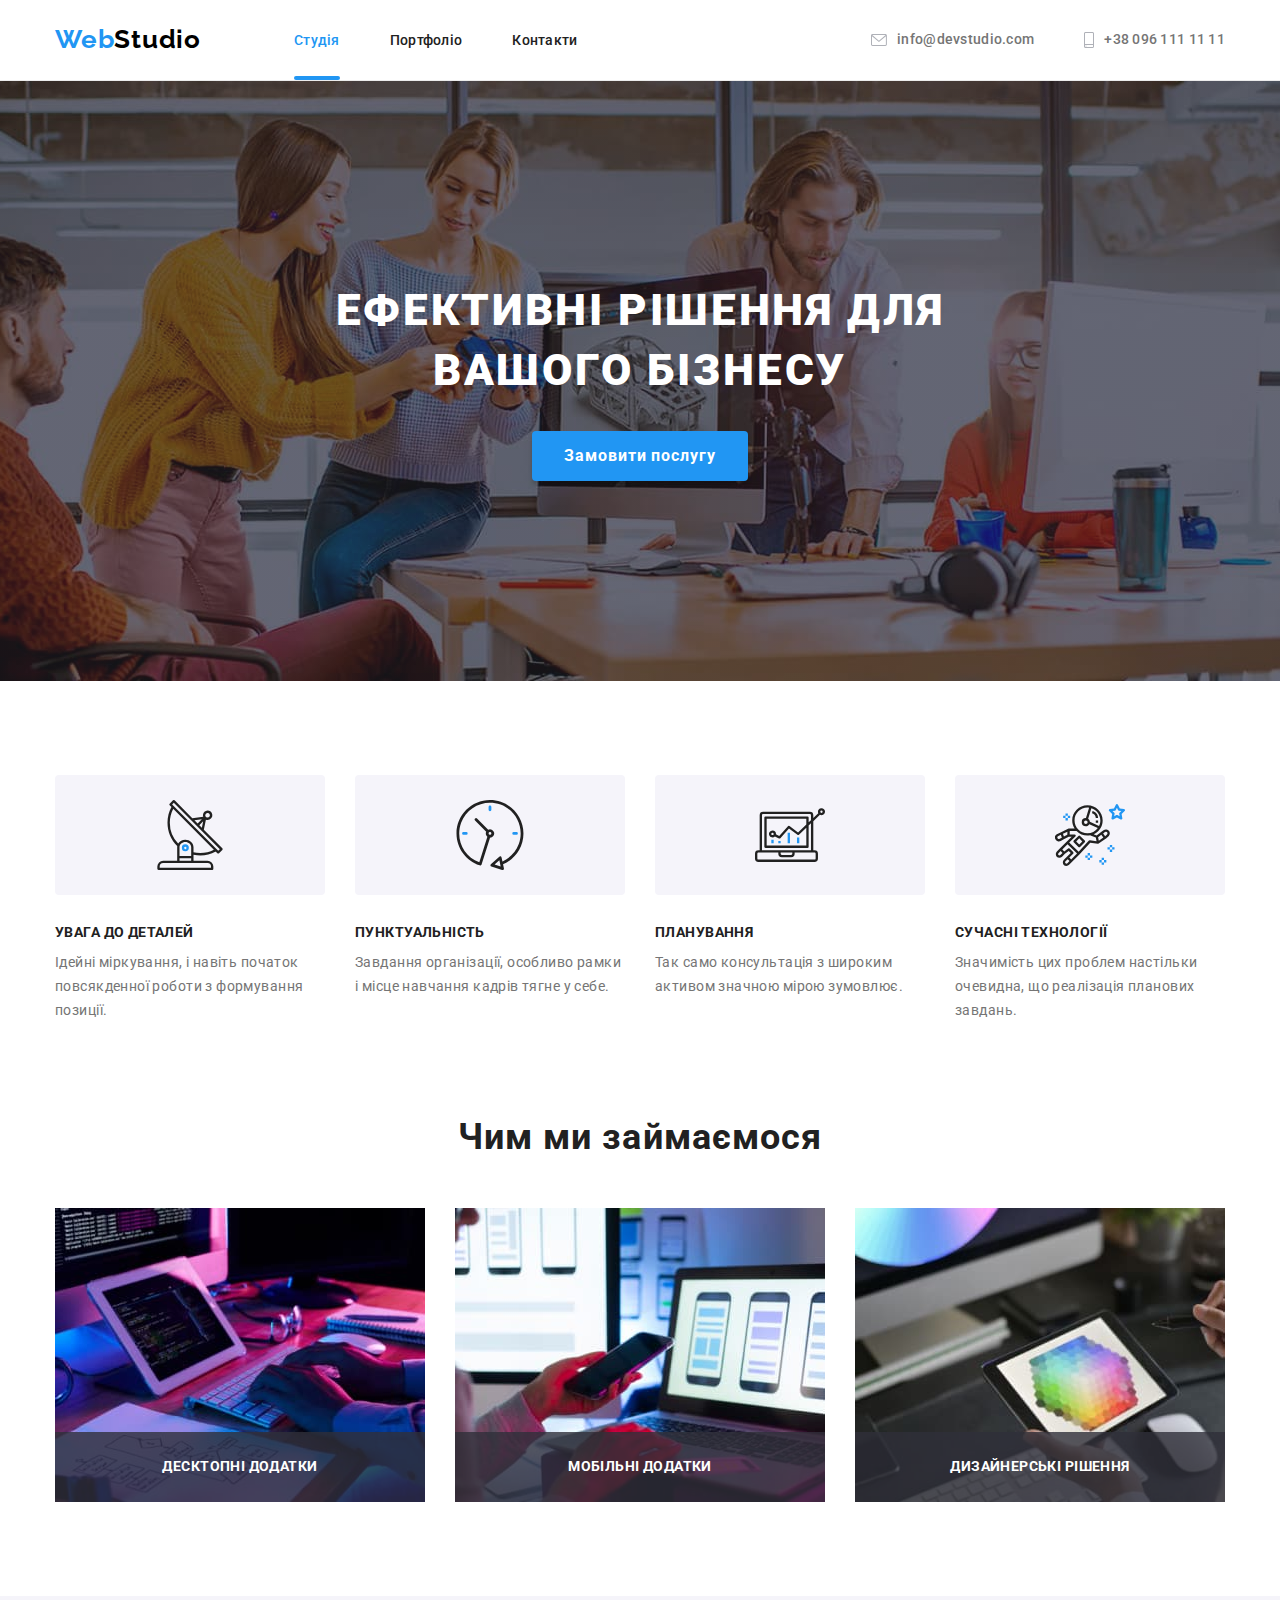
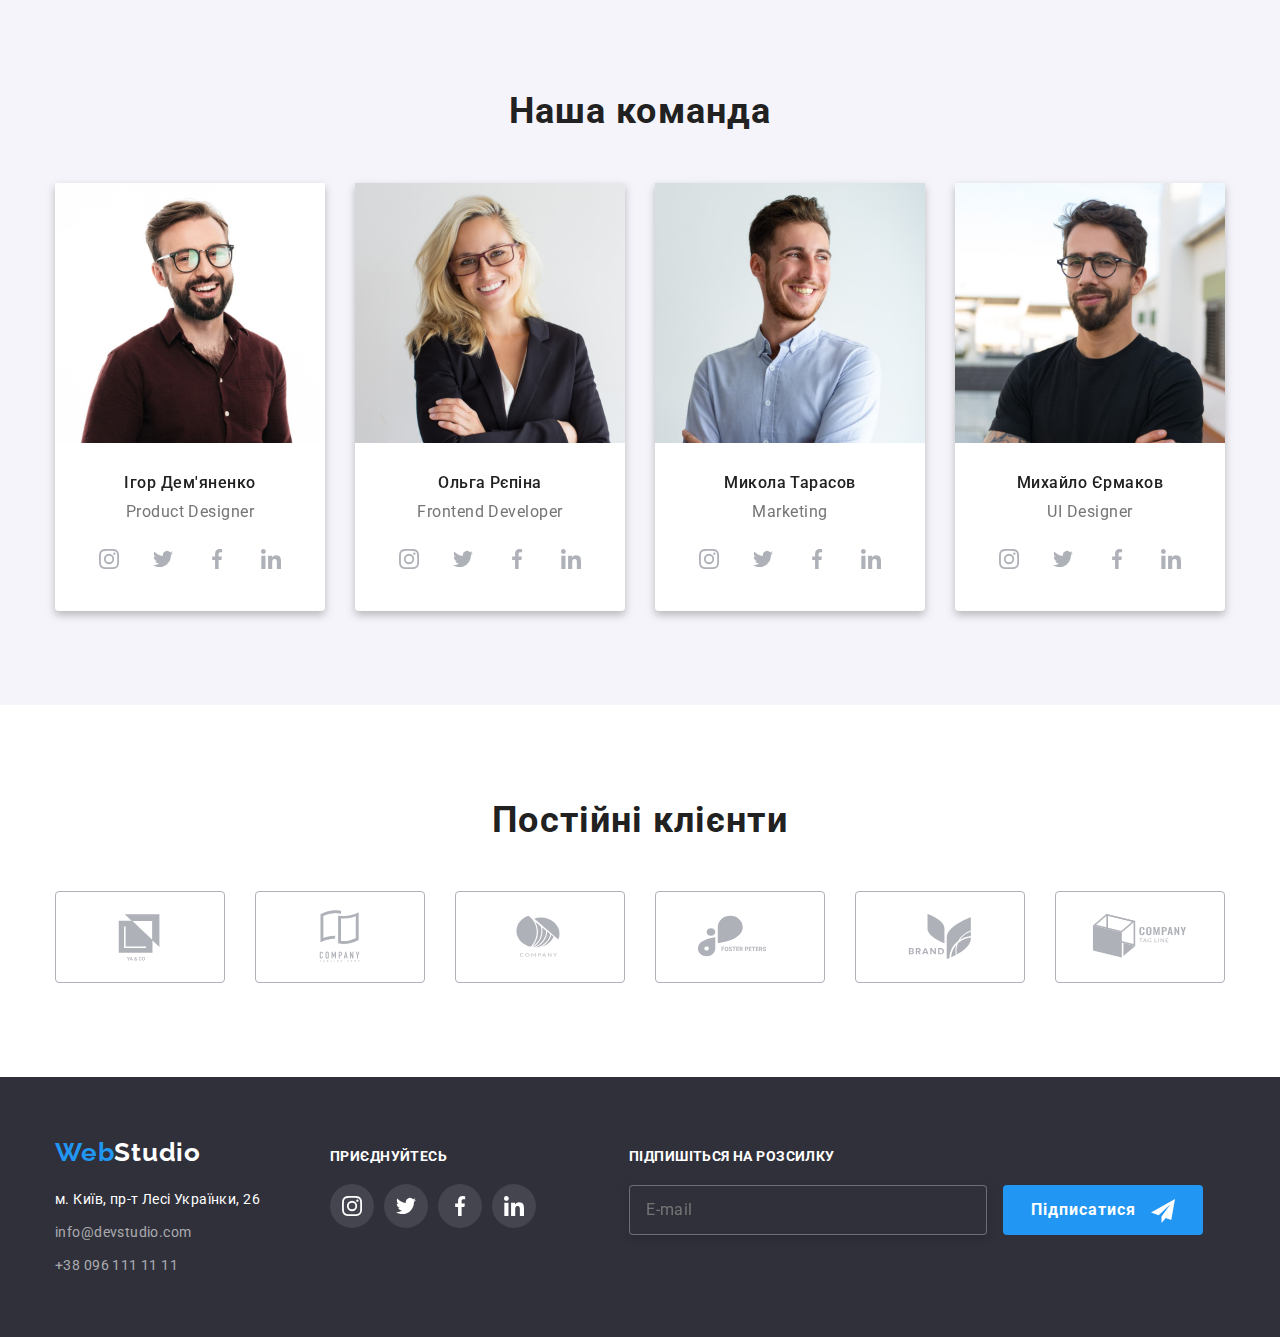
<file: index.html>
<!DOCTYPE html>
<html lang="uk">
  <head>
    <meta charset="UTF-8" />
    <meta http-equiv="X-UA-Compatible" content="IE=edge" />
    <meta name="viewport" content="width=device-width, initial-scale=1.0" />
    <title>WebStudio</title>
    <link rel="preconnect" href="https://fonts.googleapis.com" />
    <link rel="preconnect" href="https://fonts.gstatic.com" crossorigin />
    <link
      href="https://fonts.googleapis.com/css2?family=Raleway:wght@700&family=Roboto:wght@400;500;700;900&display=swap"
      rel="stylesheet"
    />
    <link
      rel="stylesheet"
      href="https://cdnjs.cloudflare.com/ajax/libs/modern-normalize/1.1.0/modern-normalize.min.css"
    />
    <link rel="stylesheet" href="css/styles.css" />
  </head>
  <body>
    <header class="header-section">
      <div class="container header-container">
        <a href="" lang="en" class="logo header"><span>Web</span>Studio</a>
        <nav class="header-nav">
          <ul class="nav-list">
            <li><a href="" class="nav-link current">Студія</a></li>
            <li>
              <a href="./portfolio.html" class="nav-link">Портфоліо</a>
            </li>
            <li><a href="" class="nav-link">Контакти</a></li>
          </ul>
        </nav>
        <ul class="contact-list">
          <li>
            <a href="mailto:info@devstudio.com" class="link-contact">
              <svg class="link-contact-icon" width="16" height="12">
                <use href="./images/sprite.svg#icon-envelope"></use>
              </svg>
              info@devstudio.com</a
            >
          </li>
          <li>
            <a href="mailto:info@devstudio.com" class="link-contact">
              <svg class="link-contact-icon" width="10" height="16">
                <use href="./images/sprite.svg#icon-smartphone"></use>
              </svg>
              +38 096 111 11 11
            </a>
          </li>
        </ul>
      </div>
    </header>
    <main>
      <section class="hero-section">
        <div class="container hero-wrap">
          <h1 class="hero-title">
            Ефективні рішення для<br />
            вашого бізнесу
          </h1>
          <button type="button" class="hero button" data-modal-open>
            Замовити послугу
          </button>
        </div>
      </section>
      <section class="features-section">
        <div class="container">
          <h2 class="visually-hidden">Особливості</h2>
          <ul class="features-list">
            <li class="features-item">
              <div class="features-background">
                <svg class="features-img" width="70" height="70">
                  <use href="./images/sprite.svg#icon-antenna"></use>
                </svg>
              </div>
              <h3 class="features-title">Увага до деталей</h3>
              <p class="features-text">
                Ідейні міркування, і навіть початок повсякденної роботи з
                формування позиції.
              </p>
            </li>
            <li class="features-item">
              <div class="features-background">
                <svg class="features-img" width="70" height="70">
                  <use href="./images/sprite.svg#icon-clock"></use>
                </svg>
              </div>
              <h3 class="features-title">Пунктуальність</h3>
              <p class="features-text">
                Завдання організації, особливо рамки і місце навчання кадрів
                тягне у себе.
              </p>
            </li>
            <li class="features-item">
              <div class="features-background">
                <svg class="features-img" width="70" height="70">
                  <use href="./images/sprite.svg#icon-diagram"></use>
                </svg>
              </div>
              <h3 class="features-title">Планування</h3>
              <p class="features-text">
                Так само консультація з широким активом значною мірою зумовлює.
              </p>
            </li>
            <li class="features-item">
              <div class="features-background">
                <svg class="features-img" width="70" height="70">
                  <use href="./images/sprite.svg#icon-astronaut"></use>
                </svg>
              </div>
              <h3 class="features-title">Сучасні технології</h3>
              <p class="features-text">
                Значимість цих проблем настільки очевидна, що реалізація
                планових завдань.
              </p>
            </li>
          </ul>
        </div>
      </section>
      <section class="work-section">
        <div class="container">
          <h2 class="work-title">Чим ми займаємося</h2>
          <ul class="work-list">
            <li class="work-item">
              <img
                src="./images/img-01.jpg"
                alt="Людина працює за комп'ютером"
                width="370"
                height="294"
              />
              <p class="work-text">Десктопні додатки</p>
            </li>
            <li class="work-item">
              <img
                src="./images/img-02.jpg"
                alt="Людина працює з телефоном"
                width="370"
                height="294"
              />
              <p class="work-text">Мобільні додатки</p>
            </li>
            <li class="work-item">
              <img
                src="./images/img-03.jpg"
                alt="Людина працює на планшеті"
                width="370"
                height="294"
              />
              <p class="work-text">Дизайнерські рішення</p>
            </li>
          </ul>
        </div>
      </section>
      <section class="team-section">
        <div class="container">
          <h2 class="team-title">Наша команда</h2>
          <ul class="team-list">
            <li class="team-card">
              <img
                src="./images/photo-01.jpg"
                alt="Усміхнений чоловік в окулярах"
                width="270"
                height="260"
              />
              <div class="team-caption">
                <h3 class="team-subtitle">Ігор Дем'яненко</h3>
                <p lang="en" class="text">Product Designer</p>
                <ul class="team-social-list list">
                  <li class="social-list-item">
                    <a href="" class="team-social-link link">
                      <svg class="team-social-icon" width="20" height="20">
                        <use
                          href="./images/sprite.svg#icon-ico-instagram"
                        ></use>
                      </svg>
                    </a>
                  </li>
                  <li class="social-list-item">
                    <a href="" class="team-social-link link">
                      <svg class="team-social-icon" width="20" height="20">
                        <use href="./images/sprite.svg#icon-ico-twitter"></use>
                      </svg>
                    </a>
                  </li>
                  <li class="social-list-item">
                    <a href="" class="team-social-link link">
                      <svg class="team-social-icon" width="20" height="20">
                        <use href="./images/sprite.svg#icon-ico-facebook"></use>
                      </svg>
                    </a>
                  </li>
                  <li class="social-list-item">
                    <a href="" class="team-social-link link">
                      <svg class="team-social-icon" width="20" height="20">
                        <use href="./images/sprite.svg#icon-ico-linkedin"></use>
                      </svg>
                    </a>
                  </li>
                </ul>
              </div>
            </li>
            <li class="team-card">
              <img
                src="./images/photo-02.jpg"
                alt="Усміхнена дівчина в окулярах"
                width="270"
                height="260"
              />
              <div class="team-caption">
                <h3 class="team-subtitle">Ольга Рєпіна</h3>
                <p lang="en" class="text">Frontend Developer</p>
                <ul class="team-social-list list">
                  <li class="social-list-item">
                    <a href="" class="team-social-link link">
                      <svg class="team-social-icon" width="20" height="20">
                        <use
                          href="./images/sprite.svg#icon-ico-instagram"
                        ></use>
                      </svg>
                    </a>
                  </li>
                  <li class="social-list-item">
                    <a href="" class="team-social-link link">
                      <svg class="team-social-icon" width="20" height="20">
                        <use href="./images/sprite.svg#icon-ico-twitter"></use>
                      </svg>
                    </a>
                  </li>
                  <li class="social-list-item">
                    <a href="" class="team-social-link link">
                      <svg class="team-social-icon" width="20" height="20">
                        <use href="./images/sprite.svg#icon-ico-facebook"></use>
                      </svg>
                    </a>
                  </li>
                  <li class="social-list-item">
                    <a href="" class="team-social-link link">
                      <svg class="team-social-icon" width="20" height="20">
                        <use href="./images/sprite.svg#icon-ico-linkedin"></use>
                      </svg>
                    </a>
                  </li>
                </ul>
              </div>
            </li>
            <li class="team-card">
              <img
                src="./images/photo-03.jpg"
                alt="Усміхнений чоловік"
                width="270"
                height="260"
              />
              <div class="team-caption">
                <h3 class="team-subtitle">Микола Тарасов</h3>
                <p lang="en" class="text">Marketing</p>
                <ul class="team-social-list list">
                  <li class="social-list-item">
                    <a href="" class="team-social-link link">
                      <svg class="team-social-icon" width="20" height="20">
                        <use
                          href="./images/sprite.svg#icon-ico-instagram"
                        ></use>
                      </svg>
                    </a>
                  </li>
                  <li class="social-list-item">
                    <a href="" class="team-social-link link">
                      <svg class="team-social-icon" width="20" height="20">
                        <use href="./images/sprite.svg#icon-ico-twitter"></use>
                      </svg>
                    </a>
                  </li>
                  <li class="social-list-item">
                    <a href="" class="team-social-link link">
                      <svg class="team-social-icon" width="20" height="20">
                        <use href="./images/sprite.svg#icon-ico-facebook"></use>
                      </svg>
                    </a>
                  </li>
                  <li class="social-list-item">
                    <a href="" class="team-social-link link">
                      <svg class="team-social-icon" width="20" height="20">
                        <use href="./images/sprite.svg#icon-ico-linkedin"></use>
                      </svg>
                    </a>
                  </li>
                </ul>
              </div>
            </li>
            <li class="team-card">
              <img
                src="./images/photo-04.jpg"
                alt="Чоловік в окулярах"
                width="270"
                height="260"
              />
              <div class="team-caption">
                <h3 class="team-subtitle">Михайло Єрмаков</h3>
                <p lang="en" class="text">UI Designer</p>
                <ul class="team-social-list list">
                  <li class="social-list-item">
                    <a href="" class="team-social-link link">
                      <svg class="team-social-icon" width="20" height="20">
                        <use
                          href="./images/sprite.svg#icon-ico-instagram"
                        ></use>
                      </svg>
                    </a>
                  </li>
                  <li class="social-list-item">
                    <a href="" class="team-social-link link">
                      <svg class="team-social-icon" width="20" height="20">
                        <use href="./images/sprite.svg#icon-ico-twitter"></use>
                      </svg>
                    </a>
                  </li>
                  <li class="social-list-item">
                    <a href="" class="team-social-link link">
                      <svg class="team-social-icon" width="20" height="20">
                        <use href="./images/sprite.svg#icon-ico-facebook"></use>
                      </svg>
                    </a>
                  </li>
                  <li class="social-list-item">
                    <a href="" class="team-social-link link">
                      <svg class="team-social-icon" width="20" height="20">
                        <use href="./images/sprite.svg#icon-ico-linkedin"></use>
                      </svg>
                    </a>
                  </li>
                </ul>
              </div>
            </li>
          </ul>
        </div>
      </section>
      <section class="client-section">
        <div class="container">
          <h2 class="client-title">Постійні клієнти</h2>
          <ul class="client-list">
            <li class="client-item">
              <a href="" class="client-link link">
                <svg class="client-logo" width="106" height="60">
                  <use href="./images/sprite.svg#icon-logo-ya"></use>
                </svg>
              </a>
            </li>
            <li class="client-item">
              <a href="" class="client-link link">
                <svg class="client-logo" width="106" height="60">
                  <use
                    href="./images/sprite.svg#icon-logo-company-tagline-here"
                  ></use>
                </svg>
              </a>
            </li>
            <li class="client-item">
              <a href="" class="client-link link">
                <svg class="client-logo" width="106" height="60">
                  <use href="./images/sprite.svg#icon-logo-company"></use>
                </svg>
              </a>
            </li>
            <li class="client-item">
              <a href="" class="client-link link">
                <svg class="client-logo" width="106" height="60">
                  <use href="./images/sprite.svg#icon-logo-foster-peters"></use>
                </svg>
              </a>
            </li>
            <li class="client-item">
              <a href="" class="client-link link">
                <svg class="client-logo" width="106" height="60">
                  <use href="./images/sprite.svg#icon-logo-brand"></use>
                </svg>
              </a>
            </li>
            <li class="client-item">
              <a href="" class="client-link link">
                <svg class="client-logo" width="106" height="60">
                  <use href="./images/sprite.svg#icon-logo-tag-line"></use>
                </svg>
              </a>
            </li>
          </ul>
        </div>
      </section>
      <footer class="footer-section">
        <div class="container">
          <div class="footer-address-container">
            <a href="" lang="en" class="logo footer"><span>Web</span>Studio</a>
            <address class="address">
              <ul class="address-list">
                <li class="contact-item">
                  <a
                    href="https://www.google.com/maps/d/embed?mid=10uSM3H-mIU3GznYo2szRIEphczw&hl=en_US&ehbc=2E312F"
                    target="_blank"
                    rel="noopener noreferrer nofollow"
                    class="footer-address"
                    >м. Київ, пр-т Лесі Українки, 26</a
                  >
                </li>
                <li class="contact-item">
                  <a href="mailto:info@devstudio.com" class="link-contact"
                    >info@devstudio.com</a
                  >
                </li>
                <li class="contact-item">
                  <a href="tel:+380961111111" class="link-contact"
                    >+38 096 111 11 11</a
                  >
                </li>
              </ul>
            </address>
          </div>
          <div class="social-link-container">
            <p class="footer-soc-invite">приєднуйтесь</p>
            <ul class="footer-social-list list">
              <li class="social-list-item">
                <a href="" class="footer-social-link link">
                  <svg class="footer-social-icon" width="20" height="20">
                    <use href="./images/sprite.svg#icon-ico-instagram"></use>
                  </svg>
                </a>
              </li>
              <li class="footer-list-item">
                <a href="" class="footer-social-link link">
                  <svg class="footer-social-icon" width="20" height="20">
                    <use href="./images/sprite.svg#icon-ico-twitter"></use>
                  </svg>
                </a>
              </li>
              <li class="social-list-item">
                <a href="" class="footer-social-link link">
                  <svg class="footer-social-icon" width="20" height="20">
                    <use href="./images/sprite.svg#icon-ico-facebook"></use>
                  </svg>
                </a>
              </li>
              <li class="social-list-item">
                <a href="" class="footer-social-link link">
                  <svg class="footer-social-icon" width="20" height="20">
                    <use href="./images/sprite.svg#icon-ico-linkedin"></use>
                  </svg>
                </a>
              </li>
            </ul>
          </div>
          <div class="footer-submit">
            <p class="footer-submit-text">Підпишіться на розсилку</p>
            <form class="footer-submit-form">
              <label for="submit-mail" class="footer-submit-label"></label>
              <input
                type="email"
                class="footer-submit-input"
                name="email"
                id="submit-mail"
                placeholder="E-mail"
              />
              <button type="submit" class="footer-submit-button">
                Підписатися
                <svg class="icon-send" width="24" height="24">
                  <use href="./images/sprite.svg#icon-send"></use>
                </svg>
              </button>
            </form>
          </div>
        </div>
      </footer>
    </main>
    <div class="backdrop is-hidden" data-modal>
      <div class="modal">
        <button type="button" class="modal-close" data-modal-close>
          <svg class="modal-close-icon" width="18" height="18">
            <use href="./images/sprite.svg#icon-close"></use>
          </svg>
        </button>
        <p class="modal-title">Залиште свої дані, ми вам передзвонимо</p>
        <form class="modal-form">
          <label class="form-field">
            <span class="form-label">Ім'я</span>
            <input type="text" name="user-name" class="modal-input" />
            <svg class="form-icon" width="18" height="18">
              <use href="./images/sprite.svg#icon-modal-person"></use>
            </svg>
          </label>
          <label class="form-field">
            <span class="form-label">Телефон</span>
            <input type="text" name="user-tel" class="modal-input" />
            <svg class="form-icon" width="18" height="18">
              <use href="./images/sprite.svg#icon-modal-phone"></use>
            </svg>
          </label>
          <label class="form-field">
            <span class="form-label">Пошта</span>
            <input type="text" name="user-email" class="modal-input" />
            <svg class="form-icon" width="18" height="18">
              <use href="./images/sprite.svg#icon-modal-email"></use>
            </svg>
          </label>
          <label class="form-textarea">
            <span class="form-label">Коментар</span>
            <textarea
              class="textarea"
              name="textarea"
              id="comment"
              rows="6"
              placeholder="Введіть текст"
            ></textarea>
          </label>
          <label class="checkbox">
            <input
              type="checkbox"
              class="checkbox-input visually-hidden"
              name="agree"
              value="agree"
            />
            <span class="icon-checkbox"></span>
            <span class="checkbox-text"
              >Погоджуюся з розсилкою та приймаю
              <a href="" class="link-agree">Умови договору</a>
            </span>
          </label>
          <button type="submit" class="button-submit">Відправити</button>
        </form>
      </div>
    </div>
    <script src="./js/modal.js"></script>
  </body>
</html>
</file>
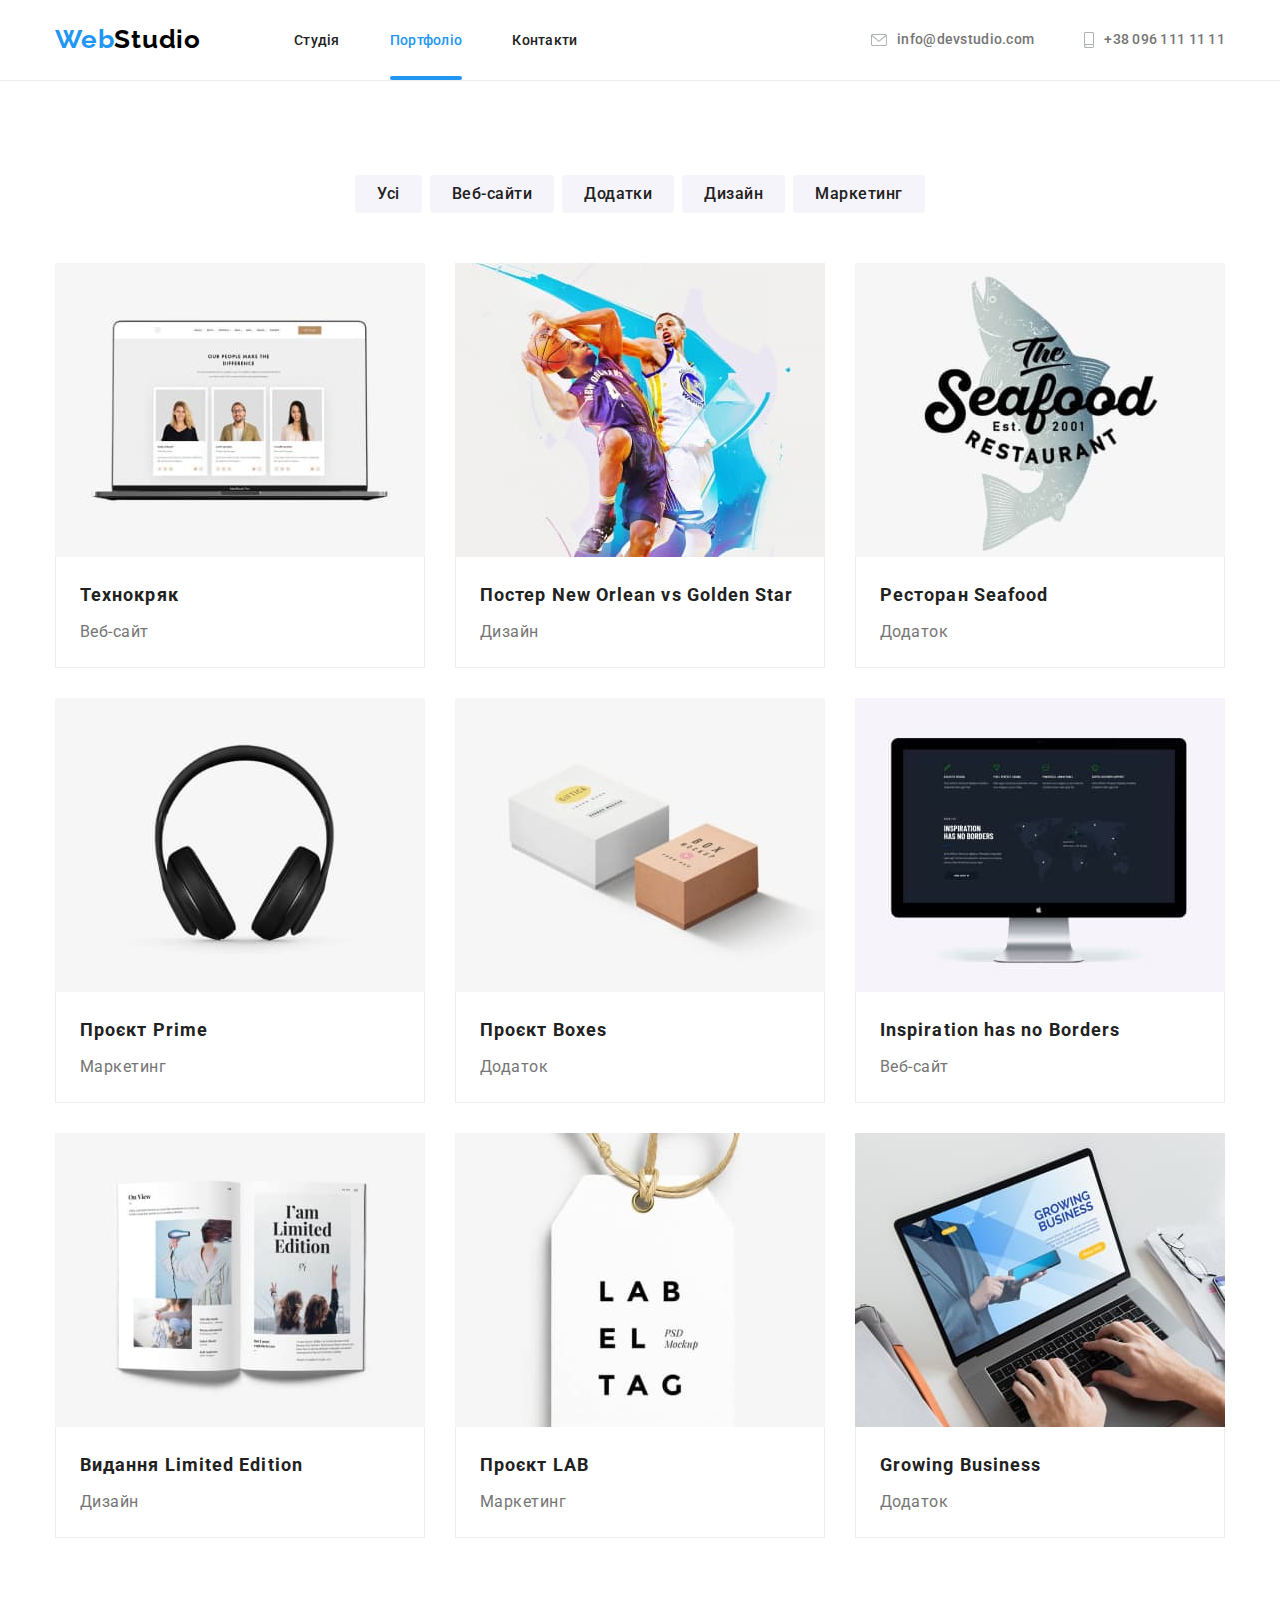
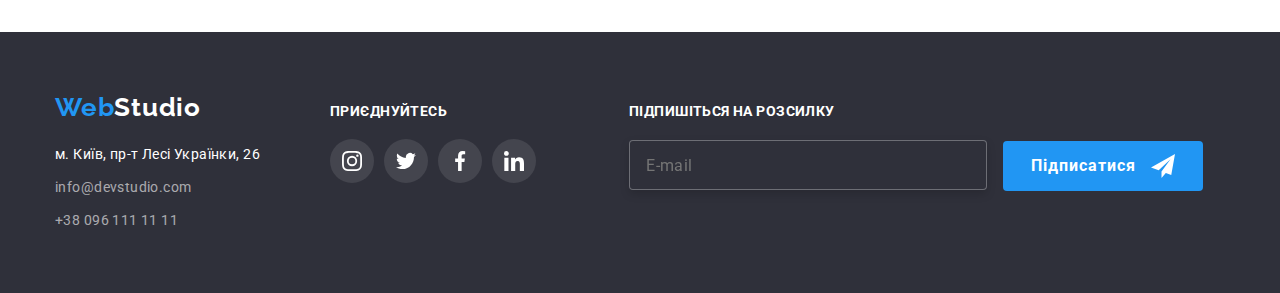
<file: portfolio.html>
<!DOCTYPE html>
<html lang="uk">
  <head>
    <meta charset="UTF-8" />
    <meta http-equiv="X-UA-Compatible" content="IE=edge" />
    <meta name="viewport" content="width=device-width, initial-scale=1.0" />
    <title>WebStudio</title>
    <link rel="preconnect" href="https://fonts.googleapis.com" />
    <link rel="preconnect" href="https://fonts.gstatic.com" crossorigin />
    <link
      href="https://fonts.googleapis.com/css2?family=Raleway:wght@700&family=Roboto:wght@400;500;700;900&display=swap"
      rel="stylesheet"
    />
    <link
      rel="stylesheet"
      href="https://cdnjs.cloudflare.com/ajax/libs/modern-normalize/1.1.0/modern-normalize.min.css"
    />
    <link rel="stylesheet" href="css/styles.css" />
  </head>
  <body>
    <header class="header-section">
      <div class="container header-container">
        <a href="" lang="en" class="logo header"><span>Web</span>Studio</a>
        <nav class="header-nav">
          <ul class="nav-list">
            <li><a href="./index.html" class="nav-link">Студія</a></li>
            <li><a href="" class="nav-link current">Портфоліо</a></li>
            <li><a href="" class="nav-link">Контакти</a></li>
          </ul>
        </nav>
        <ul class="contact-list">
          <li>
            <a href="mailto:info@devstudio.com" class="link-contact">
              <svg class="link-contact-icon" width="16" height="12">
                <use href="./images/sprite.svg#icon-envelope"></use>
              </svg>
              info@devstudio.com</a
            >
          </li>
          <li>
            <a href="mailto:info@devstudio.com" class="link-contact">
              <svg class="link-contact-icon" width="10" height="16">
                <use href="./images/sprite.svg#icon-smartphone"></use>
              </svg>
              +38 096 111 11 11
            </a>
          </li>
        </ul>
      </div>
    </header>
    <main>
      <section class="portfolio-section">
        <div class="container">
          <h1 class="visually-hidden">Портфоліо</h1>
          <ul class="filter">
            <li class="filter-button">
              <button type="button" class="portfolio button">Усі</button>
            </li>
            <li class="filter-button">
              <button type="button" class="portfolio button">Веб-сайти</button>
            </li>
            <li class="filter-button">
              <button type="button" class="portfolio button">Додатки</button>
            </li>
            <li class="filter-button">
              <button type="button" class="portfolio button">Дизайн</button>
            </li>
            <li class="filter-button">
              <button type="button" class="portfolio button">Маркетинг</button>
            </li>
          </ul>
          <ul class="portfolio-list">
            <li class="portfolio-item">
              <a class="portfolio-link" href="">
                <div class="portfolio-thumb">
                  <img
                    src="./images/img-01-portfolio.jpg"
                    alt="Відкритий ноутбук"
                    width="370"
                    height="294"
                  />
                  <div class="overlay">
                    <p class="overlay-text">
                      Ресурс пропонує комплексні пропозиції з різним рівнем
                      функціоналу та сервісів. Все це дозволить відвідувачу
                      отримати вичерпні відомості про компанію чи приватну
                      особу.
                    </p>
                  </div>
                </div>

                <div class="portfolio-text-container">
                  <h2 class="portfolio-title">Технокряк</h2>
                  <p class="portfolio-text">Веб-сайт</p>
                </div>
              </a>
            </li>
            <li class="portfolio-item">
              <a class="portfolio-link" href="">
                <div class="portfolio-thumb">
                  <img
                    src="./images/img-02-portfolio.jpg"
                    alt="Двоє чоловіків грають в баскетбол"
                    width="370"
                    height="294"
                  />
                  <div class="overlay">
                    <p class="overlay-text">
                      Ресурс пропонує комплексні пропозиції з різним рівнем
                      функціоналу та сервісів. Все це дозволить відвідувачу
                      отримати вичерпні відомості про компанію чи приватну
                      особу.
                    </p>
                  </div>
                </div>

                <div class="portfolio-text-container">
                  <h2 class="portfolio-title">
                    Постер <span lang="en">New Orlean vs Golden Star</span>
                  </h2>
                  <p class="portfolio-text">Дизайн</p>
                </div>
              </a>
            </li>
            <li class="portfolio-item">
              <a class="portfolio-link" href="">
                <div class="portfolio-thumb">
                  <img
                    src="./images/img-03-portfolio.jpg"
                    alt="Логотип ресторану"
                    width="370"
                    height="294"
                  />
                  <div class="overlay">
                    <p class="overlay-text">
                      Ресурс пропонує комплексні пропозиції з різним рівнем
                      функціоналу та сервісів. Все це дозволить відвідувачу
                      отримати вичерпні відомості про компанію чи приватну
                      особу.
                    </p>
                  </div>
                </div>

                <div class="portfolio-text-container">
                  <h2 class="portfolio-title">
                    Ресторан <span lang="en">Seafood</span>
                  </h2>
                  <p class="portfolio-text">Додаток</p>
                </div>
              </a>
            </li>
            <li class="portfolio-item">
              <a class="portfolio-link" href="">
                <div class="portfolio-thumb">
                  <img
                    src="./images/img-04-portfolio.jpg"
                    alt="Навушники"
                    width="370"
                    height="294"
                  />
                  <div class="overlay">
                    <p class="overlay-text">
                      Ресурс пропонує комплексні пропозиції з різним рівнем
                      функціоналу та сервісів. Все це дозволить відвідувачу
                      отримати вичерпні відомості про компанію чи приватну
                      особу.
                    </p>
                  </div>
                </div>

                <div class="portfolio-text-container">
                  <h2 class="portfolio-title">
                    Проєкт <span lang="en">Prime</span>
                  </h2>
                  <p class="portfolio-text">Маркетинг</p>
                </div>
              </a>
            </li>
            <li class="portfolio-item">
              <a class="portfolio-link" href="">
                <div class="portfolio-thumb">
                  <img
                    src="./images/img-05-portfolio.jpg"
                    alt="Дві коробки"
                    width="370"
                    height="294"
                  />
                  <div class="overlay">
                    <p class="overlay-text">
                      Ресурс пропонує комплексні пропозиції з різним рівнем
                      функціоналу та сервісів. Все це дозволить відвідувачу
                      отримати вичерпні відомості про компанію чи приватну
                      особу.
                    </p>
                  </div>
                </div>

                <div class="portfolio-text-container">
                  <h2 class="portfolio-title">
                    Проєкт <span lang="en">Boxes</span>
                  </h2>
                  <p class="portfolio-text">Додаток</p>
                </div>
              </a>
            </li>
            <li class="portfolio-item">
              <a class="portfolio-link" href="">
                <div class="portfolio-thumb">
                  <img
                    src="./images/img-06-portfolio.jpg"
                    alt="Увімкнений монітор"
                    width="370"
                    height="294"
                  />
                  <div class="overlay">
                    <p class="overlay-text">
                      Ресурс пропонує комплексні пропозиції з різним рівнем
                      функціоналу та сервісів. Все це дозволить відвідувачу
                      отримати вичерпні відомості про компанію чи приватну
                      особу.
                    </p>
                  </div>
                </div>

                <div class="portfolio-text-container">
                  <h2 lang="en" class="portfolio-title">
                    Inspiration has no Borders
                  </h2>
                  <p class="portfolio-text">Веб-сайт</p>
                </div>
              </a>
            </li>
            <li class="portfolio-item">
              <a class="portfolio-link" href="">
                <div class="portfolio-thumb">
                  <img
                    src="./images/img-07-portfolio.jpg"
                    alt="Відкритий журнал"
                    width="370"
                    height="294"
                  />
                  <div class="overlay">
                    <p class="overlay-text">
                      Ресурс пропонує комплексні пропозиції з різним рівнем
                      функціоналу та сервісів. Все це дозволить відвідувачу
                      отримати вичерпні відомості про компанію чи приватну
                      особу.
                    </p>
                  </div>
                </div>

                <div class="portfolio-text-container">
                  <h2 class="portfolio-title">
                    Видання <span lang="en">Limited Edition</span>
                  </h2>
                  <p class="portfolio-text">Дизайн</p>
                </div>
              </a>
            </li>
            <li class="portfolio-item">
              <a class="portfolio-link" href="">
                <div class="portfolio-thumb">
                  <img
                    src="./images/img-08-portfolio.jpg"
                    alt="Бірка з лейблом"
                    width="370"
                    height="294"
                  />
                  <div class="overlay">
                    <p class="overlay-text">
                      Ресурс пропонує комплексні пропозиції з різним рівнем
                      функціоналу та сервісів. Все це дозволить відвідувачу
                      отримати вичерпні відомості про компанію чи приватну
                      особу.
                    </p>
                  </div>
                </div>

                <div class="portfolio-text-container">
                  <h2 class="portfolio-title">
                    Проєкт <span lang="en" class="uppercase">Lab</span>
                  </h2>
                  <p class="portfolio-text">Маркетинг</p>
                </div>
              </a>
            </li>
            <li class="portfolio-item">
              <a class="portfolio-link" href="">
                <div class="portfolio-thumb">
                  <img
                    src="./images/img-09-portfolio.jpg"
                    alt="Людина працює за ноутбуком"
                    width="370"
                    height="294"
                  />
                  <div class="overlay">
                    <p class="overlay-text">
                      Ресурс пропонує комплексні пропозиції з різним рівнем
                      функціоналу та сервісів. Все це дозволить відвідувачу
                      отримати вичерпні відомості про компанію чи приватну
                      особу.
                    </p>
                  </div>
                </div>

                <div class="portfolio-text-container">
                  <h2 lang="en" class="portfolio-title">Growing Business</h2>
                  <p class="portfolio-text">Додаток</p>
                </div>
              </a>
            </li>
          </ul>
        </div>
      </section>
      <footer class="footer-section">
        <div class="container">
          <div class="footer-address-container">
            <a href="" lang="en" class="logo footer"><span>Web</span>Studio</a>
            <address class="address">
              <ul class="address-list">
                <li class="contact-item">
                  <a
                    href="https://www.google.com/maps/d/embed?mid=10uSM3H-mIU3GznYo2szRIEphczw&hl=en_US&ehbc=2E312F"
                    target="_blank"
                    rel="noopener noreferrer nofollow"
                    class="footer-address"
                    >м. Київ, пр-т Лесі Українки, 26</a
                  >
                </li>
                <li class="contact-item">
                  <a href="mailto:info@devstudio.com" class="link-contact"
                    >info@devstudio.com</a
                  >
                </li>
                <li class="contact-item">
                  <a href="tel:+380961111111" class="link-contact"
                    >+38 096 111 11 11</a
                  >
                </li>
              </ul>
            </address>
          </div>
          <div class="social-link-container">
            <p class="footer-soc-invite">приєднуйтесь</p>
            <ul class="footer-social-list list">
              <li class="social-list-item">
                <a href="" class="footer-social-link link">
                  <svg class="footer-social-icon" width="20" height="20">
                    <use href="./images/sprite.svg#icon-ico-instagram"></use>
                  </svg>
                </a>
              </li>
              <li class="footer-list-item">
                <a href="" class="footer-social-link link">
                  <svg class="footer-social-icon" width="20" height="20">
                    <use href="./images/sprite.svg#icon-ico-twitter"></use>
                  </svg>
                </a>
              </li>
              <li class="social-list-item">
                <a href="" class="footer-social-link link">
                  <svg class="footer-social-icon" width="20" height="20">
                    <use href="./images/sprite.svg#icon-ico-facebook"></use>
                  </svg>
                </a>
              </li>
              <li class="social-list-item">
                <a href="" class="footer-social-link link">
                  <svg class="footer-social-icon" width="20" height="20">
                    <use href="./images/sprite.svg#icon-ico-linkedin"></use>
                  </svg>
                </a>
              </li>
            </ul>
          </div>
          <div class="footer-submit">
            <p class="footer-submit-text">Підпишіться на розсилку</p>
            <form class="footer-submit-form">
              <label for="submit-mail" class="footer-submit-label"></label>
              <input
                type="email"
                class="footer-submit-input"
                name="email"
                id="submit-mail"
                placeholder="E-mail"
              />
              <button type="submit" class="footer-submit-button">
                Підписатися
                <svg class="icon-send" width="24" height="24">
                  <use href="./images/sprite.svg#icon-send"></use>
                </svg>
              </button>
            </form>
          </div>
        </div>
      </footer>
    </main>
  </body>
</html>
</file>
<file: css/styles.css>
:root {
  --bg-main-color: #ffffff;
  --bg-second-color: #2f303a;
  --bg-third-color: #f5f4fa;
  --accent-color: #2196f3;
  --main-color: #212121;
  --second-color: #757575;
  --third-color: #ffffff;
  --logo-color: #000000;
  --header-border-color: #ececec;
  --portfolio-border-color: #eeeeee;
  --second-footer-color: rgba(255, 255, 255, 0.6);
  --box-shadow-color: rgba(0, 0, 0, 0.15);
  --hero-button-active-bg: #188ce8;
  --active-shadow-color: rgba(0, 0, 0, 0.25);
  --hero-bg-color: #c4c4c4;
  --overlay-bg-color: rgba(47, 48, 58, 0.4);
  --icon-main-color: #afb1b8;
  --soc-icon-hover-color: #ffffff;
  --icon-footer-color: #ffffff;
  --footer-soc-bg-color: rgba(255, 255, 255, 0.1);
  --client-border-color: #afb1b8;
  --work-bg-color: rgba(47, 48, 58, 0.8);
  --portfolio-bg-color: rgba(33, 150, 243, 0.9);
  --backdrop-bg-color: rgba(0, 0, 0, 0.2);
  --primary-font: "Roboto", sans-serif;
  --logo-font: "Raleway", sans-serif;
  --transition-duration: 250ms;
  --transition-timing-function: cubic-bezier(0.4, 0, 0.2, 1);
}

body {
  background-color: var(--bg-main-color);
  color: var(--main-color);
  font-family: var(--primary-font);
}

ul {
  list-style: none;
  margin: 0;
  padding-left: 0;
}

a {
  text-decoration: none;
  font-style: normal;
  font-size: inherit;
}

button {
  color: inherit;
  font-family: inherit;
  cursor: pointer;
  text-align: center;
  border: 1px solid transparent;
}

p,
h1,
h2,
h3,
h4,
h5,
h6 {
  margin: 0;
}

img {
  display: block;
  max-width: 100%;
  height: auto;
}

.container {
  margin: 0 auto;
  width: 1200px;
  padding: 0 15px;
}

/* ----------СТУДІЯ----------- */

/* header */

.header-section {
  border-bottom: 1px solid var(--header-border-color);
}

.logo.header {
  color: var(--logo-color);
  margin-right: 93px;
}

.logo span {
  color: var(--accent-color);
}

.logo {
  font-family: var(--logo-font);
  font-weight: 700;
  font-size: 26px;
  line-height: 1.2;
  letter-spacing: 0.03em;
}

.nav-list {
  display: flex;
  gap: 50px;
}

.header-container {
  display: flex;
  align-items: center;
  height: 80px;
}

.contact-list {
  display: flex;
  margin-left: auto;
  gap: 50px;
}

.nav-link {
  color: inherit;
  font-size: 14px;
  font-weight: 500;
  line-height: 1.5;
  letter-spacing: 0.02em;
  padding: 32px 0px;
  color: var(--main-color);
  transition: color var(--transition-duration) var(--transition-timing-function);
}

.nav-link:hover,
.nav-link:focus,
.contact-list .link-contact:hover,
.contact-list .link-contact:focus {
  color: var(--accent-color);
}

.nav-link.current {
  position: relative;
  color: var(--accent-color);
}

.current::after {
  position: absolute;
  bottom: 0;
  content: "";
  display: block;
  width: 100%;
  height: 4px;
  border-radius: 2px;
  background-color: var(--accent-color);
}

.contact-list .link-contact {
  display: flex;
  align-items: center;
  color: var(--second-color);
  font-size: 14px;
  font-weight: 500;
  line-height: 1.14;
  letter-spacing: 0.02em;
  transition: color var(--transition-duration) var(--transition-timing-function);
}

.link-contact-icon {
  justify-content: center;
  align-items: center;
  margin-right: 10px;
  fill: var(--icon-main-color);
  transition: fill var(--transition-duration) var(--transition-timing-function);
}

.link-contact:hover .link-contact-icon,
.link-contact:focus .link-contact-icon {
  fill: var(--accent-color);
}

/* hero */

.hero-section {
  background-color: var(--bg-second-color);
  padding: 200px 0px;
  text-align: center;
  margin-left: auto;
  margin-right: auto;
  background-color: var(--hero-bg-color);
  background-image: linear-gradient(
      var(--overlay-bg-color),
      var(--overlay-bg-color)
    ),
    url(../images/hero-bg.jpg);
  background-repeat: no-repeat;
  background-position: center;
  max-width: 1600px;
  height: 600px;
}

.hero-title {
  margin-bottom: 30px;
  color: var(--third-color);
  font-weight: 900;
  font-size: 44px;
  line-height: 1.36;
  text-align: center;
  letter-spacing: 0.06em;
  text-transform: uppercase;
}

.hero.button {
  background-color: var(--accent-color);
  color: var(--third-color);
  box-shadow: 0px 4px 4px var(--box-shadow-color);
  font-weight: 700;
  font-size: 16px;
  line-height: 1.88;
  letter-spacing: 0.06em;
  border-radius: 4px;
  display: block;
  margin: 0 auto;
  min-width: 216px;
  height: 50px;
  transition: background-color var(--transition-duration)
      var(--transition-timing-function),
    box-shadow var(--transition-duration) var(--transition-timing-function);
}

.hero.button:hover,
.hero.button:focus {
  background-color: var(--hero-button-active-bg);
  filter: drop-shadow(0px 4px 4px var(--active-shadow-color));
}

/* features */

.features-section {
  padding-top: 94px;
  padding-bottom: 94px;
}

.features-text {
  color: var(--second-color);
  font-size: 14px;
  line-height: 1.7;
  letter-spacing: 0.03em;
}

.visually-hidden {
  position: absolute;
  white-space: nowrap;
  width: 1px;
  height: 1px;
  overflow: hidden;
  border: 0;
  padding: 0;
  clip: rect(0 0 0 0);
  clip-path: inset(50%);
  margin: -1px;
}

.features-title {
  font-weight: 700;
  font-size: 14px;
  line-height: 1.14;
  text-transform: uppercase;
  letter-spacing: 0.03em;
  margin-bottom: 10px;
}

.features-list {
  display: flex;

  gap: 30px;
}

.features-background {
  display: flex;
  width: 270px;
  height: 120px;
  margin-bottom: 30px;
  border-radius: 4px;
  background-color: var(--bg-third-color);
  justify-content: center;
  align-items: center;
}

/* work-section */

.work-section {
  padding-bottom: 94px;
}

.work-title {
  font-weight: 700;
  font-size: 36px;
  line-height: 1.17;
  text-align: center;
  letter-spacing: 0.03em;
  margin-bottom: 50px;
}

.work-list {
  display: flex;
  justify-content: space-between;
}

.work-item {
  position: relative;
  width: 370px;
}

.work-text {
  position: absolute;
  width: 100%;
  height: 70px;
  display: flex;
  justify-content: center;
  align-items: center;
  bottom: 0;
  font-weight: 700;
  font-size: 14px;
  line-height: 1.14;
  text-align: center;
  letter-spacing: 0.03em;
  text-transform: uppercase;

  color: var(--third-color);
  background-color: var(--work-bg-color);
}

/* team  */

.team-section {
  background-color: var(--bg-third-color);
  padding-top: 94px;
  padding-bottom: 94px;
}

.team-title {
  font-weight: 700;
  font-size: 36px;
  line-height: 1.17;
  text-align: center;
  letter-spacing: 0.03em;

  margin-bottom: 50px;
}

.team-card {
  background-color: var(--bg-main-color);
  width: calc((100% - 90px) / 4);
  filter: drop-shadow(0px 4px 4px var(--active-shadow-color));
  border-radius: 0px 0px 4px 4px;
  transition: box-shadow var(--transition-duration)
    var(--transition-timing-function);
}

.team-card:hover {
  box-shadow: 0px 1px 3px rgba(0, 0, 0, 0.12), 0px 1px 1px rgba(0, 0, 0, 0.14),
    0px 2px 1px rgba(0, 0, 0, 0.2);
}

.team-subtitle {
  font-weight: 500;
  font-size: 16px;
  line-height: 1.19;
  text-align: center;
  letter-spacing: 0.03em;
  margin-bottom: 10px;
}

.team-card .text {
  color: var(--second-color);
  line-height: 1.19;
  text-align: center;
  letter-spacing: 0.03em;
  margin-bottom: 16px;
}

.team-list {
  display: flex;
  gap: 30px;
}

.team-caption {
  padding: 30px 0px;
}

.team-social-list {
  display: flex;
  justify-content: center;
  gap: 10px;
}

.team-social-link {
  width: 44px;
  height: 44px;
  border-radius: 50%;
  display: flex;
  align-items: center;
  justify-content: center;
  transition: background-color var(--transition-duration)
      var(--transition-timing-function),
    color var(--transition-duration) var(--transition-timing-function);
}

.team-social-icon {
  fill: var(--icon-main-color);
  transition: fill var(--transition-duration) var(--transition-timing-function);
}

.team-social-link:hover,
.team-social-link:focus {
  background-color: var(--accent-color);
}

.team-social-link:hover .team-social-icon,
.team-social-link:focus .team-social-icon {
  fill: var(--soc-icon-hover-color);
}

/* client-section */

.client-section {
  padding-top: 94px;
  padding-bottom: 94px;
}

.client-title {
  font-weight: 700;
  font-size: 36px;
  line-height: 1.17;
  text-align: center;
  letter-spacing: 0.03em;
  margin-bottom: 50px;
}

.client-list {
  display: flex;
  justify-content: center;
  gap: 30px;
}

.client-item {
  display: flex;
  width: 170px;
  height: 92px;
}

.client-logo {
  fill: var(--icon-main-color);
  transition: fill var(--transition-duration) var(--transition-timing-function);
}

.client-link {
  display: flex;
  align-items: center;
  justify-content: center;
  width: 100%;
  height: 100%;
  border: 1px solid var(--client-border-color);
  border-radius: 4px;
  transition: border var(--transition-duration)
    var(--transition-timing-function);
}

.client-link:hover,
.client-link:focus {
  border: 1px solid var(--accent-color);
  filter: drop-shadow(0px 4px 4px var(--active-shadow-color));
}

.client-link:hover .client-logo,
.client-link:focus .client-logo {
  fill: var(--accent-color);
}

/* footer  */

.footer-section {
  background-color: var(--bg-second-color);
  padding-top: 60px;
  padding-bottom: 60px;
}

.logo.footer {
  color: var(--third-color);
  display: inline-block;
  margin-bottom: 20px;
}

.footer-address {
  display: flex;
  margin-top: 0px;
  margin-bottom: 9px;
  color: var(--third-color);
  font-size: 14px;
  line-height: 1.7;
  letter-spacing: 0.03em;
  transition: color var(--transition-duration) var(--transition-timing-function);
}

.footer-address:hover,
.footer-address:focus {
  color: var(--accent-color);
}

.address-list .link-contact {
  color: var(--second-footer-color);
  font-size: 14px;
  line-height: 1.7;
  letter-spacing: 0.03em;
  transition: color var(--transition-duration) var(--transition-timing-function);
}

.link-contact:hover,
.link-contact:focus {
  color: var(--accent-color);
}

.contact-item:not(:last-child) {
  margin-bottom: 9px;
}

.social-link-container {
  flex-direction: column;
  margin-left: 70px;
}

.footer-section .container {
  display: flex;
  align-items: baseline;
}

.footer-soc-invite {
  font-weight: 700;
  font-size: 14px;
  line-height: 16px;
  letter-spacing: 0.03em;
  text-transform: uppercase;
  color: var(--third-color);
  margin-bottom: 20px;
}

.footer-social-list {
  display: flex;
  gap: 10px;
}

.footer-social-link {
  display: flex;
  justify-content: center;
  align-items: center;
  box-sizing: border-box;
  background-color: var(--footer-soc-bg-color);
  height: 44px;
  width: 44px;
  border-radius: 50%;
  transition: background-color var(--transition-duration)
    var(--transition-timing-function);
}

.footer-social-icon {
  fill: var(--icon-footer-color);
}

.footer-social-link:hover,
.footer-social-link:focus {
  background-color: var(--accent-color);
}

.footer-submit {
  margin-left: 93px;
}

.footer-submit-label {
  display: flex;
}

.footer-submit-input,
.footer-submit-button {
  height: 50px;
}

.footer-submit-text {
  margin-bottom: 20px;
  font-weight: 700;
  font-size: 14px;
  line-height: 1.14;
  letter-spacing: 0.03em;
  text-transform: uppercase;

  color: var(--third-color);
}

.footer-submit-input {
  width: 358px;
  padding-left: 16px;
  background-color: var(--bg-second-color);
  border: 1px solid rgba(255, 255, 255, 0.3);
  filter: drop-shadow(0px 4px 4px rgba(0, 0, 0, 0.15));
  border-radius: 4px;
  line-height: 1.25;
  letter-spacing: 0.03em;

  color: rgba(255, 255, 255, 0.6);
  margin-right: 12px;
}

.footer-submit-button {
  background: var(--accent-color);
  color: var(--third-color);

  border-radius: 4px;
  border: none;
  margin: 0;
  padding: 10px 28px;

  font-weight: 700;
  font-size: 16px;
  line-height: 1.9;
  letter-spacing: 0.06em;
  transition: box-shadow var(--transition-duration)
    var(--transition-timing-function);
}

.footer-submit-button:hover,
.footer-submit-button:focus {
  box-shadow: 0px 4px 4px rgba(0, 0, 0, 0.15);
}

.icon-send {
  fill: var(--icon-footer-color);
  margin-left: 10px;
  vertical-align: middle;
}

/* ---------PORTFOLIO--------- */

.portfolio-section {
  padding-top: 94px;
  padding-bottom: 94px;
}

.filter button {
  background-color: var(--bg-third-color);
  font-weight: 500;
  font-size: 16px;
  line-height: 1.62;
  text-align: center;
  letter-spacing: 0.03em;
  border-radius: 4px;
  border: none;
  transition: color var(--transition-duration) var(--transition-timing-function),
    background-color var(--transition-duration)
      var(--transition-timing-function),
    box-shadow var(--transition-duration) var(--transition-timing-function);
}

.filter-button .button {
  padding: 6px 22px;
}

.filter button:hover,
.filter button:focus {
  background-color: var(--accent-color);
  color: var(--third-color);
  box-shadow: 0px 3px 1px rgba(0, 0, 0, 0.1), 0px 1px 2px rgba(0, 0, 0, 0.08),
    0px 2px 2px rgba(0, 0, 0, 0.12);
}

.filter {
  margin-bottom: 50px;
  display: flex;
  justify-content: center;
  gap: 8px;
}

.portfolio-title {
  color: var(--main-color);
  font-weight: 700;
  font-size: 18px;
  line-height: 2;
  letter-spacing: 0.06em;

  margin-bottom: 4px;
}

.uppercase {
  text-transform: uppercase;
}

.portfolio-text {
  color: var(--second-color);
  line-height: 1.88;
  letter-spacing: 0.03em;
}

.portfolio-list {
  display: flex;
  flex-wrap: wrap;
  gap: 30px;
}

.portfolio-text-container {
  padding: 20px 24px;
  border: 1px solid var(--portfolio-border-color);
  border-top: none;
}

.portfolio-list a:hover,
.portfolio-list a:focus {
  box-shadow: 0px 1px 1px rgba(0, 0, 0, 0.12), 0px 4px 4px rgba(0, 0, 0, 0.06),
    1px 4px 6px rgba(0, 0, 0, 0.16);
}

.portfolio-list a {
  display: block;
  transition: box-shadow var(--transition-duration)
    var(--transition-timing-function);
}

.overlay-text {
  font-size: 18px;
  line-height: 1.56;
  letter-spacing: 0.03em;
  color: var(--third-color);
}

.portfolio-thumb {
  position: relative;
  overflow: hidden;
}

.overlay {
  position: absolute;
  width: 100%;
  height: 100%;
  top: 0;
  left: 0;
  padding: 63px 24px;
  background-color: var(--portfolio-bg-color);
  transform: translateY(100%);
  transition: transform var(--transition-duration)
    var(--transition-timing-function);
}

.portfolio-link:hover .overlay,
.portfolio-link:focus .overlay {
  transform: translatey(0);
}

/* -----------------backdrop--------------- */

.backdrop {
  width: 100%;
  height: 100%;
  background-color: var(--backdrop-bg-color);
  position: fixed;
  top: 0;
  transition: opacity 300ms linear, visibility 300ms linear;
}

.modal {
  position: absolute;
  top: 50%;
  left: 50%;
  transform: translate(-50%, -50%) scale(1);
  transition: transform 300ms linear;
  padding: 40px;
  width: 528px;
  min-height: 581px;
  background-color: var(--bg-main-color);
  border-radius: 4px;
  box-shadow: 0px 1px 3px rgba(0, 0, 0, 0.12), 0px 1px 1px rgba(0, 0, 0, 0.14),
    0px 2px 1px rgba(0, 0, 0, 0.2);
}

.modal-close {
  position: absolute;
  right: 8px;
  top: 8px;
  display: flex;
  align-items: center;
  justify-content: center;
  width: 30px;
  height: 30px;
  background-color: transparent;
  border-radius: 50%;
  border: 1px solid rgba(0, 0, 0, 0.1);
}

.modal-close:hover .modal-close-icon,
.modal-close:focus .modal-close-icon {
  fill: var(--accent-color);
}

.backdrop.is-hidden {
  opacity: 0;
  visibility: hidden;
  pointer-events: none;
}

.backdrop.is-hidden .modal {
  transform: translate(-50%, -50%) scale(0);
}

.modal-title {
  margin-bottom: 12px;
  font-weight: 700;
  font-size: 20px;
  line-height: 1.15;
  text-align: center;
  letter-spacing: 0.03em;
}

.form-field {
  display: block;
  position: relative;
  margin-bottom: 10px;
}

.modal-input {
  height: 40px;
  padding-left: 42px;
}

.modal-input,
.textarea {
  width: 100%;
  margin-top: 4px;
  font-size: 12px;
  line-height: 1.17;
  letter-spacing: 0.01em;
  color: var(--main-color);
  border: 1px solid rgba(33, 33, 33, 0.2);
  border-radius: 4px;
  outline: transparent;
  transition: border-color var(--transition-duration)
    var(--transition-timing-function);
}

.form-textarea {
  display: block;
  margin-bottom: 20px;
}

.textarea {
  padding: 12px 16px;
  resize: none;
}

.textarea::placeholder {
  color: rgba(117, 117, 117, 0.5);
}

.form-label {
  font-size: 12px;
  line-height: 1.17;
  letter-spacing: 0.01em;
  color: var(--second-color);
}

.form-icon {
  position: absolute;
  left: 12px;
  bottom: 11px;
  fill: var(--main-color);
  transition: fill var(--transition-duration) var(--transition-timing-function);
}

.form-field:hover .modal-input,
.form-field:focus .modal-input,
.form-field:focus-within .modal-input,
.textarea:hover,
.textarea:focus,
.form-field:focus-within .textarea {
  border-color: var(--accent-color);
}

.form-field:hover .form-icon,
.form-field:focus .form-icon,
.form-field:focus-within .form-icon {
  fill: var(--accent-color);
}

.checkbox {
  display: flex;
  justify-content: center;
  align-items: center;
  gap: 7px;
  margin-bottom: 30px;
}

.checkbox-input {
  position: absolute;
  appearance: none;
  -webkit-appearance: none;
  -moz-appearance: none;
}

.icon-checkbox {
  display: inline-block;
  width: 16px;
  height: 15px;
  border: 2px solid var(--main-color);
  border-radius: 2px;
  transition: border-color var(--transition-duration)
    var(--transition-timing-function);
}

.icon-checkbox:hover,
.icon-checkbox:focus {
  border-color: var(--accent-color);
}

.checkbox-input:checked + .icon-checkbox {
  background-image: url(../images/check.svg);
  background-color: var(--accent-color);
  border-color: var(--accent-color);
  background-size: contain;
  background-position: center;
  background-origin: content-box;
}

.checkbox-input:focus + .icon-checkbox {
  border-color: var(--accent-color);
}

.checkbox-text {
  font-size: 14px;
  line-height: 1.7;
  letter-spacing: 0.03em;
  color: var(--second-color);
}

.link-agree {
  font-size: 14px;
  line-height: 1.7;
  letter-spacing: 0.03em;
  text-decoration-line: underline;
  color: var(--accent-color);
}

.button-submit {
  display: block;
  margin-left: auto;
  margin-right: auto;
  min-width: 200px;
  height: 50px;
  font-weight: 700;
  font-size: 16px;
  line-height: 1.9;
  align-items: center;
  text-align: center;
  letter-spacing: 0.06em;
  color: var(--third-color);
  background-color: var(--accent-color);
  transition: background-color var(--transition-duration)
    var(--transition-timing-function);
  box-shadow: 0px 4px 4px rgba(0, 0, 0, 0.15);
  border-radius: 4px;
}

.button-submit:hover,
.button-submit:focus {
  background-color: var(--hero-button-active-bg);
}
</file>
